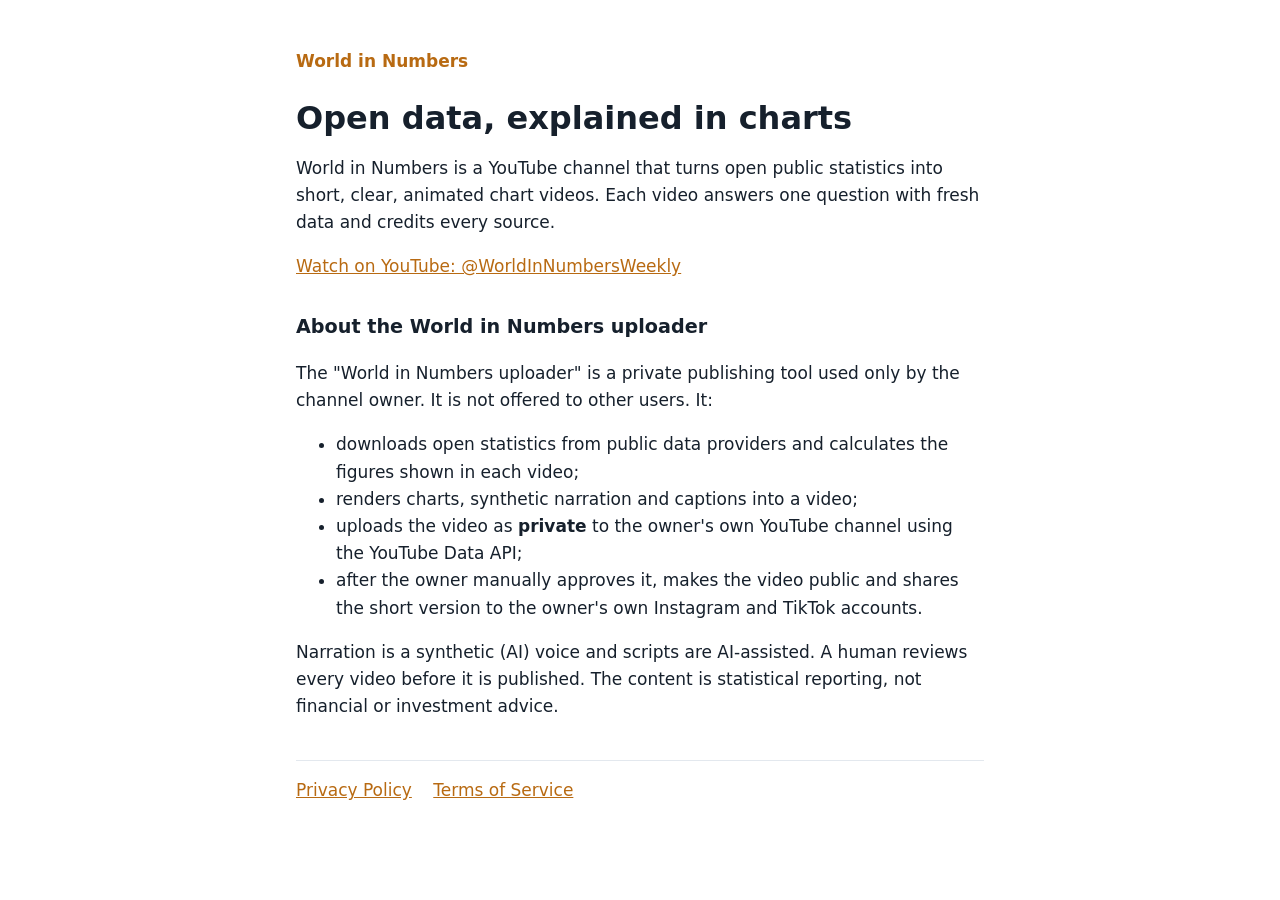
<file: index.html>
<!doctype html>
<html lang="en">
<head>
  <meta charset="utf-8">
  <meta name="viewport" content="width=device-width, initial-scale=1">
  <title>World in Numbers</title>
  <meta name="description" content="World in Numbers turns open public data into clear, animated chart videos.">
  <link rel="stylesheet" href="tyyli.css">
</head>
<body>
<main>
  <header><a href="./">World in Numbers</a></header>
  <h1>Open data, explained in charts</h1>
  <p>World in Numbers is a YouTube channel that turns open public statistics into short, clear, animated chart videos. Each video answers one question with fresh data and credits every source.</p>
  <p><a href="https://www.youtube.com/@WorldInNumbersWeekly">Watch on YouTube: @WorldInNumbersWeekly</a></p>

  <h2>About the World in Numbers uploader</h2>
  <p>The "World in Numbers uploader" is a private publishing tool used only by the channel owner. It is not offered to other users. It:</p>
  <ul>
    <li>downloads open statistics from public data providers and calculates the figures shown in each video;</li>
    <li>renders charts, synthetic narration and captions into a video;</li>
    <li>uploads the video as <strong>private</strong> to the owner's own YouTube channel using the YouTube Data API;</li>
    <li>after the owner manually approves it, makes the video public and shares the short version to the owner's own Instagram and TikTok accounts.</li>
  </ul>
  <p>Narration is a synthetic (AI) voice and scripts are AI-assisted. A human reviews every video before it is published. The content is statistical reporting, not financial or investment advice.</p>

  <nav>
    <a href="privacy.html">Privacy Policy</a>
    <a href="terms.html">Terms of Service</a>
  </nav>
</main>
</body>
</html>
</file>
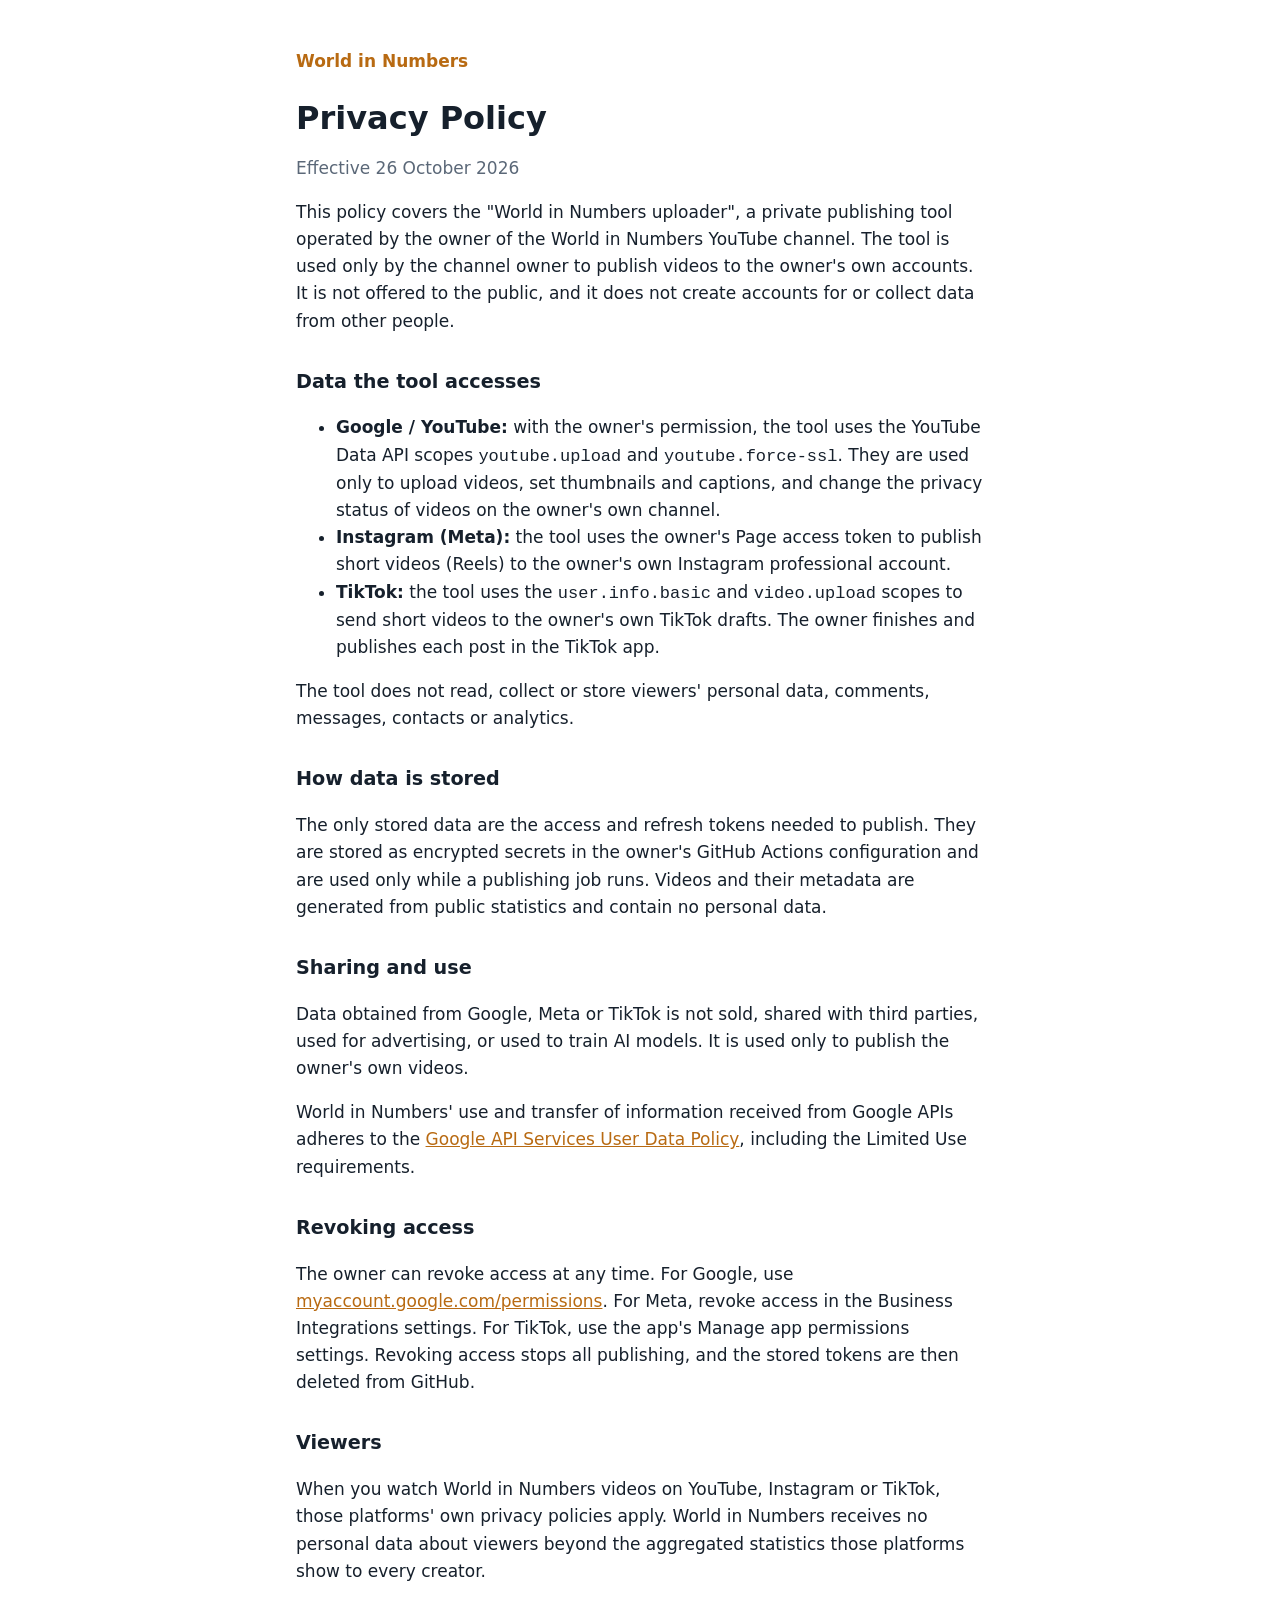
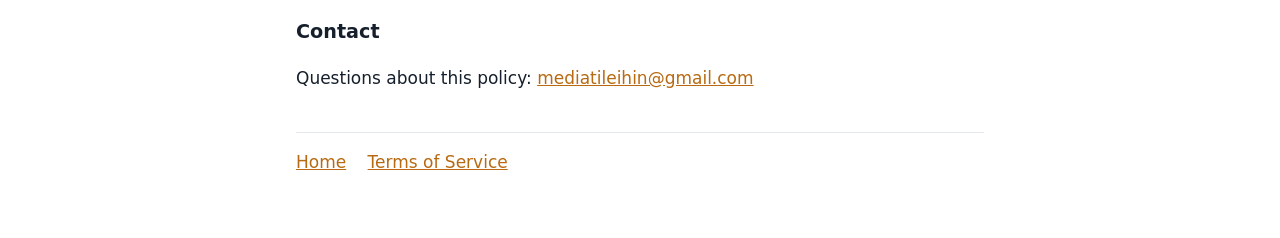
<file: privacy.html>
<!doctype html>
<html lang="en">
<head>
  <meta charset="utf-8">
  <meta name="viewport" content="width=device-width, initial-scale=1">
  <title>Privacy Policy</title>
  <link rel="stylesheet" href="tyyli.css">
</head>
<body>
<main>
  <header><a href="./">World in Numbers</a></header>
  <h1>Privacy Policy</h1>
  <p class="muted">Effective 26 October 2026</p>

  <p>This policy covers the "World in Numbers uploader", a private publishing tool operated by the owner of the World in Numbers YouTube channel. The tool is used only by the channel owner to publish videos to the owner's own accounts. It is not offered to the public, and it does not create accounts for or collect data from other people.</p>

  <h2>Data the tool accesses</h2>
  <ul>
    <li><strong>Google / YouTube:</strong> with the owner's permission, the tool uses the YouTube Data API scopes <code>youtube.upload</code> and <code>youtube.force-ssl</code>. They are used only to upload videos, set thumbnails and captions, and change the privacy status of videos on the owner's own channel.</li>
    <li><strong>Instagram (Meta):</strong> the tool uses the owner's Page access token to publish short videos (Reels) to the owner's own Instagram professional account.</li>
    <li><strong>TikTok:</strong> the tool uses the <code>user.info.basic</code> and <code>video.upload</code> scopes to send short videos to the owner's own TikTok drafts. The owner finishes and publishes each post in the TikTok app.</li>
  </ul>
  <p>The tool does not read, collect or store viewers' personal data, comments, messages, contacts or analytics.</p>

  <h2>How data is stored</h2>
  <p>The only stored data are the access and refresh tokens needed to publish. They are stored as encrypted secrets in the owner's GitHub Actions configuration and are used only while a publishing job runs. Videos and their metadata are generated from public statistics and contain no personal data.</p>

  <h2>Sharing and use</h2>
  <p>Data obtained from Google, Meta or TikTok is not sold, shared with third parties, used for advertising, or used to train AI models. It is used only to publish the owner's own videos.</p>
  <p>World in Numbers' use and transfer of information received from Google APIs adheres to the <a href="https://developers.google.com/terms/api-services-user-data-policy">Google API Services User Data Policy</a>, including the Limited Use requirements.</p>

  <h2>Revoking access</h2>
  <p>The owner can revoke access at any time. For Google, use <a href="https://myaccount.google.com/permissions">myaccount.google.com/permissions</a>. For Meta, revoke access in the Business Integrations settings. For TikTok, use the app's Manage app permissions settings. Revoking access stops all publishing, and the stored tokens are then deleted from GitHub.</p>

  <h2>Viewers</h2>
  <p>When you watch World in Numbers videos on YouTube, Instagram or TikTok, those platforms' own privacy policies apply. World in Numbers receives no personal data about viewers beyond the aggregated statistics those platforms show to every creator.</p>

  <h2>Contact</h2>
  <p>Questions about this policy: <a href="mailto:mediatileihin@gmail.com">mediatileihin@gmail.com</a></p>

  <nav>
    <a href="./">Home</a>
    <a href="terms.html">Terms of Service</a>
  </nav>
</main>
</body>
</html>
</file>
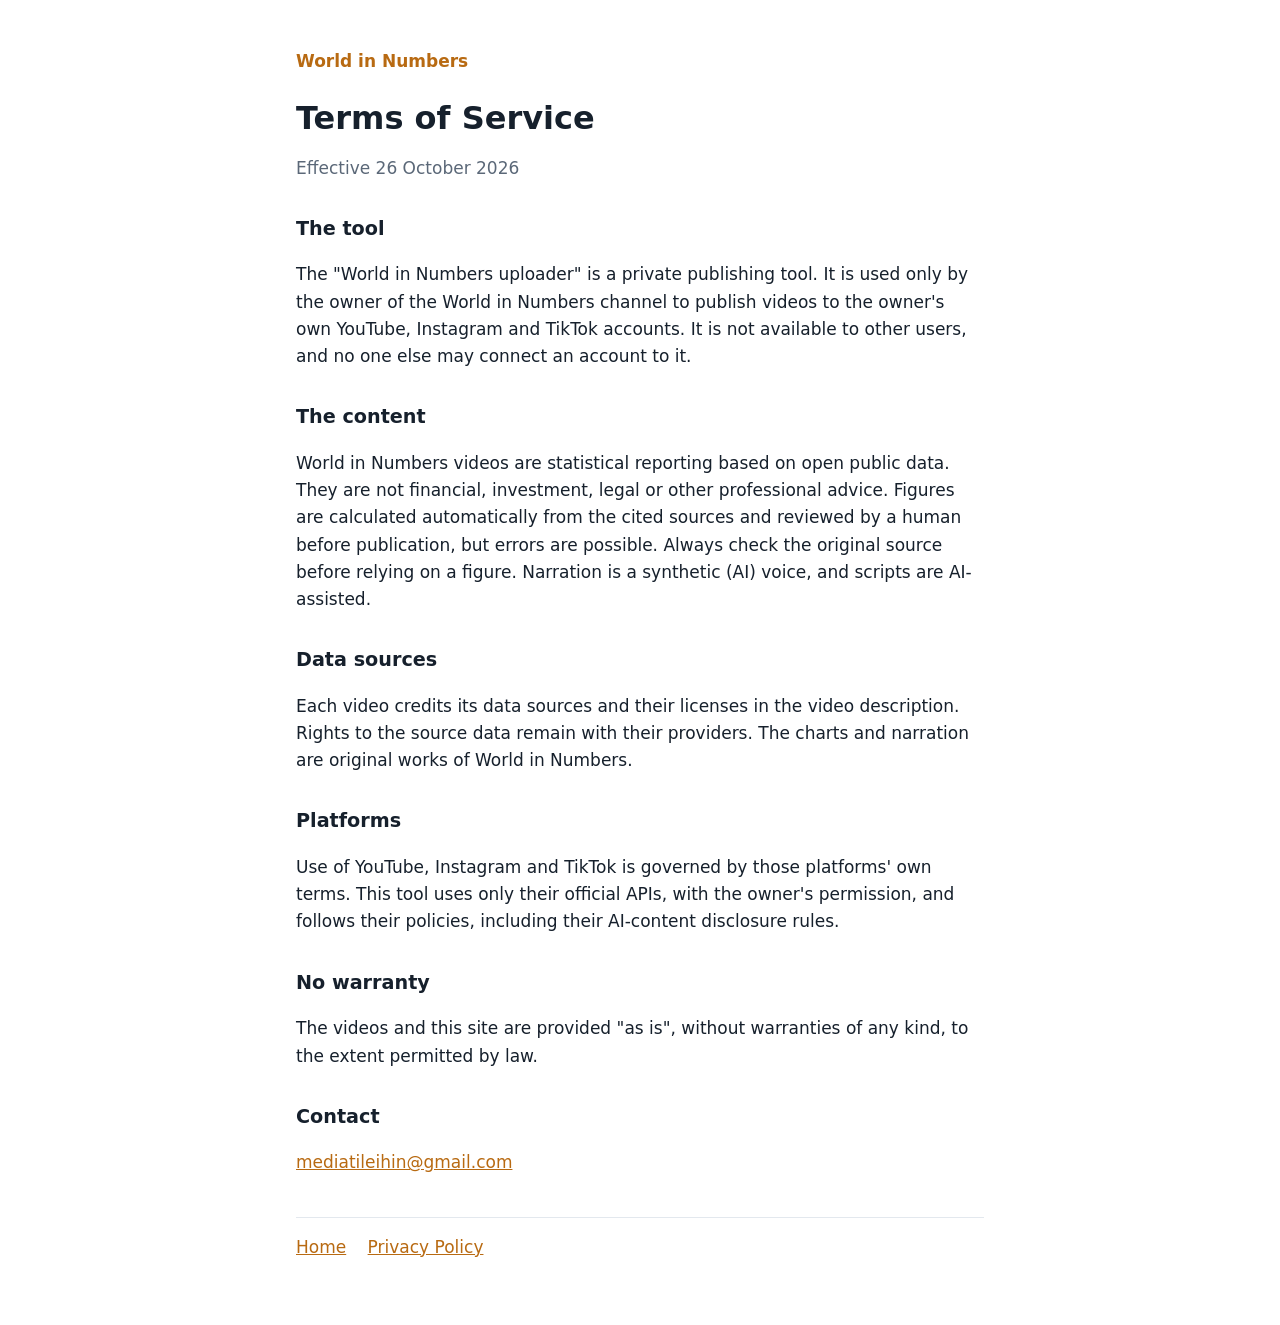
<file: terms.html>
<!doctype html>
<html lang="en">
<head>
  <meta charset="utf-8">
  <meta name="viewport" content="width=device-width, initial-scale=1">
  <title>Terms of Service</title>
  <link rel="stylesheet" href="tyyli.css">
</head>
<body>
<main>
  <header><a href="./">World in Numbers</a></header>
  <h1>Terms of Service</h1>
  <p class="muted">Effective 26 October 2026</p>

  <h2>The tool</h2>
  <p>The "World in Numbers uploader" is a private publishing tool. It is used only by the owner of the World in Numbers channel to publish videos to the owner's own YouTube, Instagram and TikTok accounts. It is not available to other users, and no one else may connect an account to it.</p>

  <h2>The content</h2>
  <p>World in Numbers videos are statistical reporting based on open public data. They are not financial, investment, legal or other professional advice. Figures are calculated automatically from the cited sources and reviewed by a human before publication, but errors are possible. Always check the original source before relying on a figure. Narration is a synthetic (AI) voice, and scripts are AI-assisted.</p>

  <h2>Data sources</h2>
  <p>Each video credits its data sources and their licenses in the video description. Rights to the source data remain with their providers. The charts and narration are original works of World in Numbers.</p>

  <h2>Platforms</h2>
  <p>Use of YouTube, Instagram and TikTok is governed by those platforms' own terms. This tool uses only their official APIs, with the owner's permission, and follows their policies, including their AI-content disclosure rules.</p>

  <h2>No warranty</h2>
  <p>The videos and this site are provided "as is", without warranties of any kind, to the extent permitted by law.</p>

  <h2>Contact</h2>
  <p><a href="mailto:mediatileihin@gmail.com">mediatileihin@gmail.com</a></p>

  <nav>
    <a href="./">Home</a>
    <a href="privacy.html">Privacy Policy</a>
  </nav>
</main>
</body>
</html>
</file>
<file: tyyli.css>
:root {
  --bg: #ffffff;
  --text: #16202c;
  --muted: #5b6878;
  --accent: #b86a12;
  --line: #e3e8ee;
}
@media (prefers-color-scheme: dark) {
  :root {
    --bg: #0e1621;
    --text: #f2f4f7;
    --muted: #8a97a8;
    --accent: #ffd166;
    --line: #22303f;
  }
}
* { box-sizing: border-box; }
body {
  margin: 0;
  background: var(--bg);
  color: var(--text);
  font: 17px/1.6 system-ui, -apple-system, "Segoe UI", Roboto, sans-serif;
}
main { max-width: 720px; margin: 0 auto; padding: 48px 16px 64px; }
header a { color: var(--accent); font-weight: 700; text-decoration: none; }
h1 { font-size: 2rem; line-height: 1.2; margin: 24px 0 8px; }
h2 { font-size: 1.2rem; margin: 32px 0 8px; }
p, li { color: var(--text); }
.muted { color: var(--muted); }
a { color: var(--accent); }
nav { margin-top: 40px; padding-top: 16px; border-top: 1px solid var(--line); }
nav a { margin-right: 16px; }
</file>
